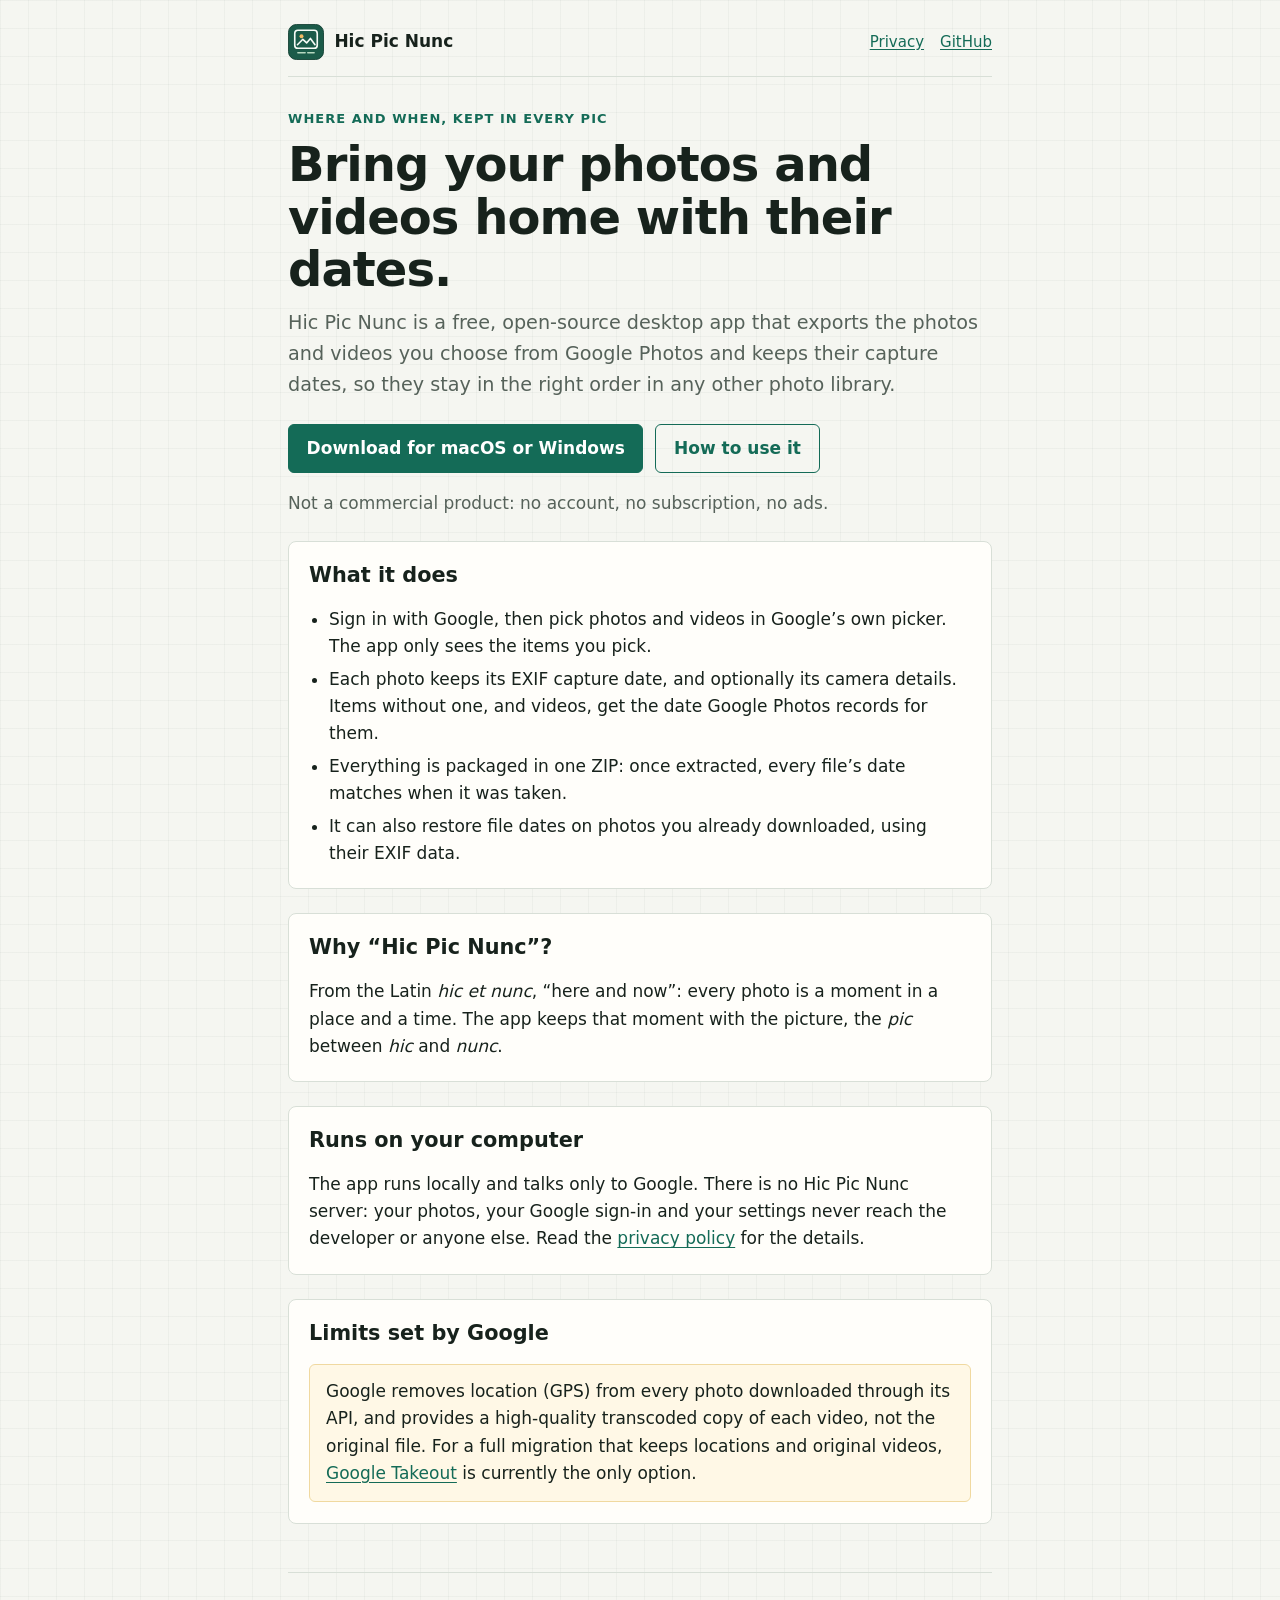
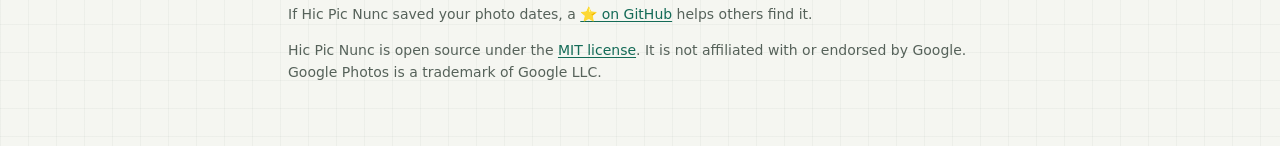
<file: site/index.html>
<!doctype html>
<html lang="en">
<head>
  <meta charset="utf-8">
  <meta name="viewport" content="width=device-width, initial-scale=1">
  <title>Hic Pic Nunc · Where and when, kept in every pic</title>
  <meta name="description" content="A free desktop app that exports photos and videos from Google Photos with their capture dates, running entirely on your computer.">
  <link rel="icon" href="favicon.svg" type="image/svg+xml">
  <link rel="stylesheet" href="styles.css">
</head>
<body>
  <div class="page">
    <header class="site-header">
      <a class="brand" href="./"><img src="favicon.svg" alt=""> Hic Pic Nunc</a>
      <nav class="site-nav" aria-label="Site">
        <a href="privacy.html">Privacy</a>
        <a href="https://github.com/NicoPietrusco/HicPicNunc">GitHub</a>
      </nav>
    </header>

    <main>
      <p class="eyebrow">Where and when, kept in every pic</p>
      <h1>Bring your photos and videos home with their dates.</h1>
      <p class="lead">Hic Pic Nunc is a free, open-source desktop app that exports the photos and videos you choose from Google Photos and keeps their capture dates, so they stay in the right order in any other photo library.</p>

      <div class="actions">
        <a class="btn btn-primary" href="https://github.com/NicoPietrusco/HicPicNunc/releases/latest">Download for macOS or Windows</a>
        <a class="btn" href="https://github.com/NicoPietrusco/HicPicNunc#use-the-app">How to use it</a>
      </div>
      <p class="muted">Not a commercial product: no account, no subscription, no ads.</p>

      <section class="card">
        <h2>What it does</h2>
        <ul>
          <li>Sign in with Google, then pick photos and videos in Google’s own picker. The app only sees the items you pick.</li>
          <li>Each photo keeps its EXIF capture date, and optionally its camera details. Items without one, and videos, get the date Google Photos records for them.</li>
          <li>Everything is packaged in one ZIP: once extracted, every file’s date matches when it was taken.</li>
          <li>It can also restore file dates on photos you already downloaded, using their EXIF data.</li>
        </ul>
      </section>

      <section class="card">
        <h2>Why “Hic Pic Nunc”?</h2>
        <p>From the Latin <em>hic et nunc</em>, “here and now”: every photo is a moment in a place and a time. The app keeps that moment with the picture, the <em>pic</em> between <em>hic</em> and <em>nunc</em>.</p>
      </section>

      <section class="card">
        <h2>Runs on your computer</h2>
        <p>The app runs locally and talks only to Google. There is no Hic Pic Nunc server: your photos, your Google sign-in and your settings never reach the developer or anyone else. Read the <a href="privacy.html">privacy policy</a> for the details.</p>
      </section>

      <section class="card">
        <h2>Limits set by Google</h2>
        <p class="note">Google removes location (GPS) from every photo downloaded through its API, and provides a high-quality transcoded copy of each video, not the original file. For a full migration that keeps locations and original videos, <a href="https://takeout.google.com/">Google Takeout</a> is currently the only option.</p>
      </section>
    </main>

    <footer class="site-footer">
      <p>If Hic Pic Nunc saved your photo dates, a <a href="https://github.com/NicoPietrusco/HicPicNunc">⭐ on GitHub</a> helps others find it.</p>
      <p>Hic Pic Nunc is open source under the <a href="https://github.com/NicoPietrusco/HicPicNunc/blob/main/LICENSE">MIT license</a>. It is not affiliated with or endorsed by Google. Google Photos is a trademark of Google LLC.</p>
    </footer>
  </div>
</body>
</html>
</file>
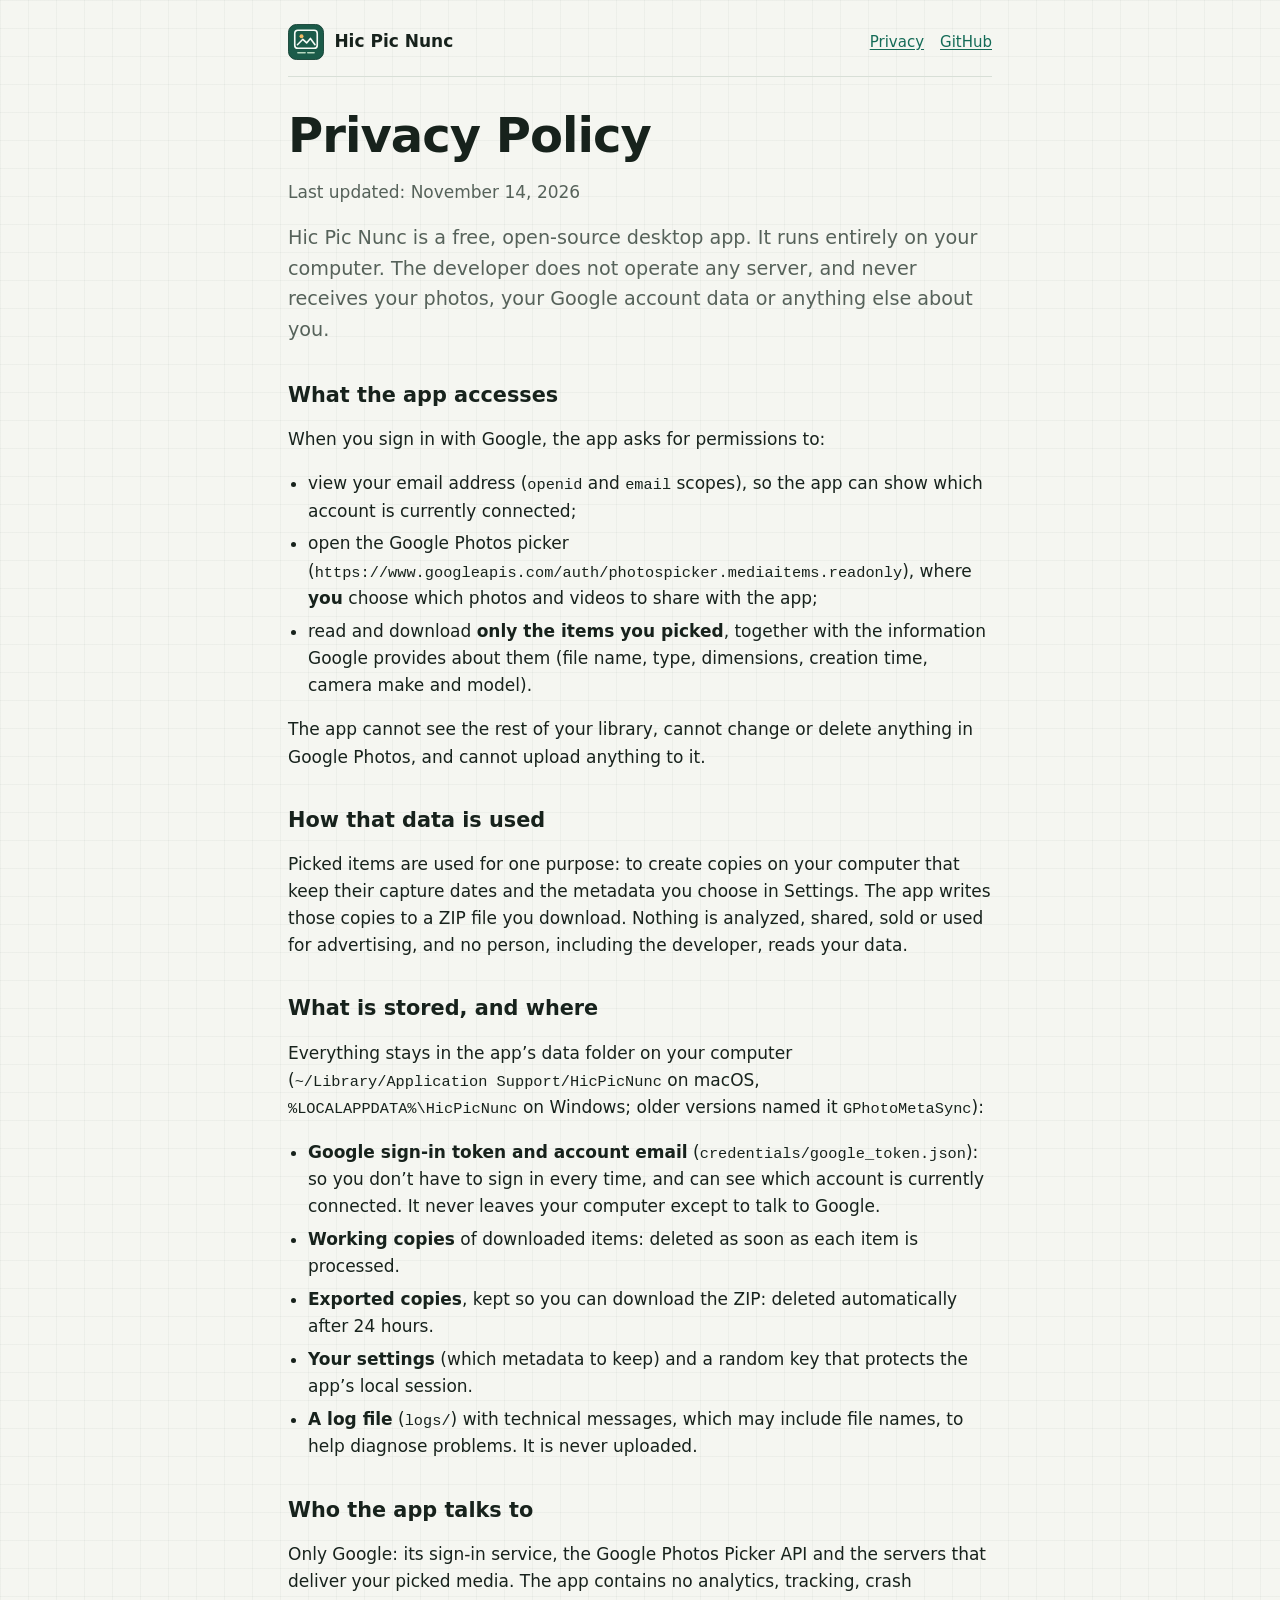
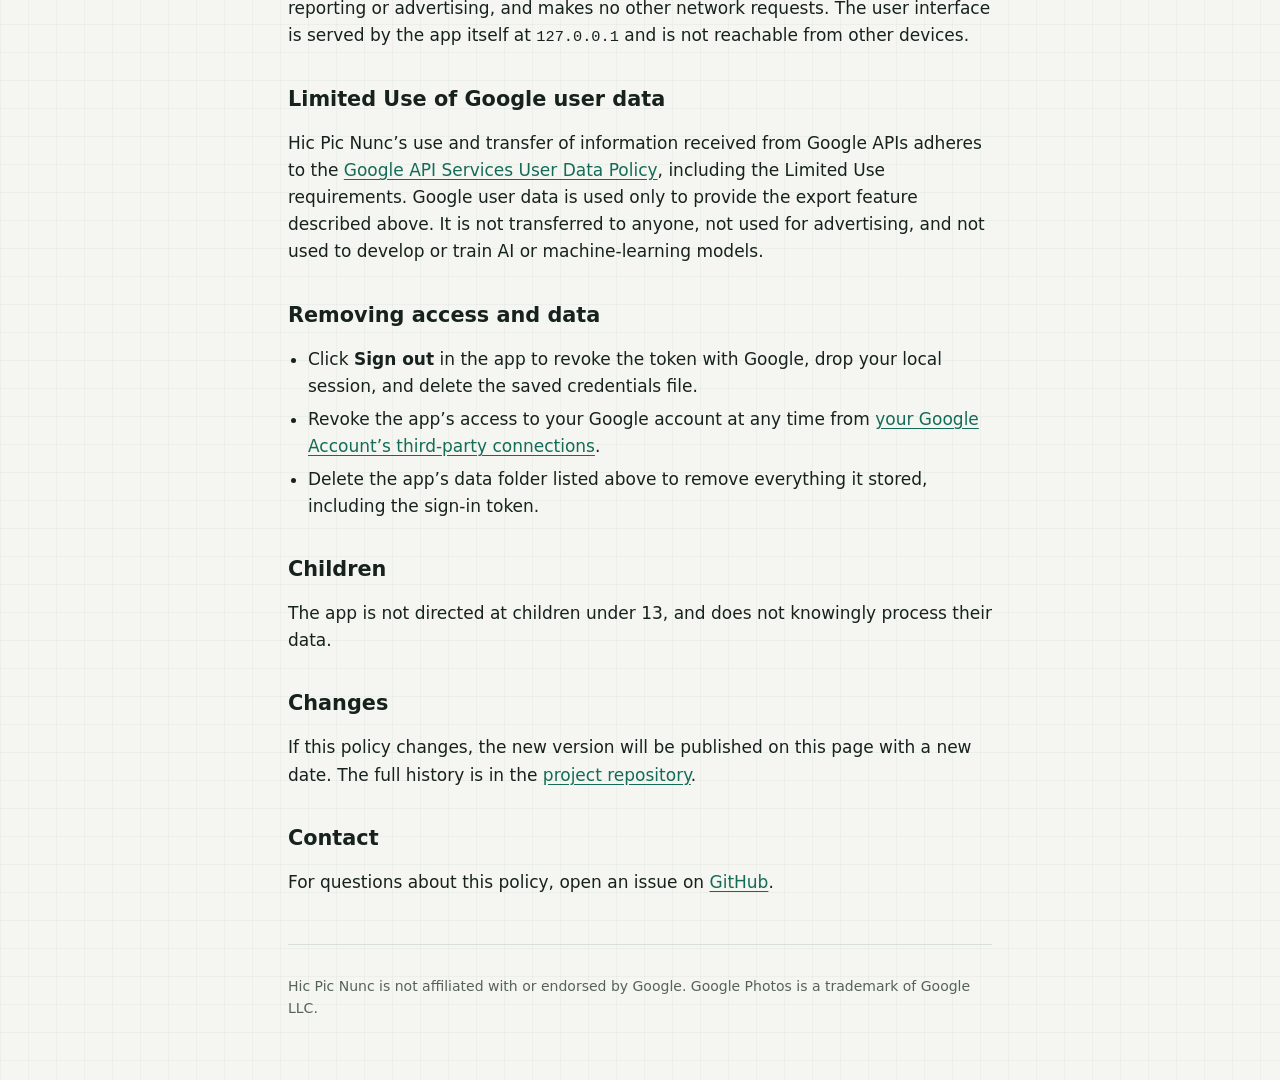
<file: site/privacy.html>
<!doctype html>
<html lang="en">
<head>
  <meta charset="utf-8">
  <meta name="viewport" content="width=device-width, initial-scale=1">
  <title>Privacy Policy · Hic Pic Nunc</title>
  <meta name="description" content="How Hic Pic Nunc handles your Google account and photos: everything stays on your computer.">
  <link rel="icon" href="favicon.svg" type="image/svg+xml">
  <link rel="stylesheet" href="styles.css">
</head>
<body>
  <div class="page">
    <header class="site-header">
      <a class="brand" href="./"><img src="favicon.svg" alt=""> Hic Pic Nunc</a>
      <nav class="site-nav" aria-label="Site">
        <a href="privacy.html" aria-current="page">Privacy</a>
        <a href="https://github.com/NicoPietrusco/HicPicNunc">GitHub</a>
      </nav>
    </header>

    <main>
      <h1>Privacy Policy</h1>
      <p class="muted">Last updated: November 14, 2026</p>

      <p class="lead">Hic Pic Nunc is a free, open-source desktop app. It runs entirely on your computer. The developer does not operate any server, and never receives your photos, your Google account data or anything else about you.</p>

      <h2>What the app accesses</h2>
      <p>When you sign in with Google, the app asks for permissions to:</p>
      <ul>
        <li>view your email address (<code>openid</code> and <code>email</code> scopes), so the app can show which account is currently connected;</li>
        <li>open the Google Photos picker (<code>https://www.googleapis.com/auth/photospicker.mediaitems.readonly</code>), where <strong>you</strong> choose which photos and videos to share with the app;</li>
        <li>read and download <strong>only the items you picked</strong>, together with the information Google provides about them (file name, type, dimensions, creation time, camera make and model).</li>
      </ul>
      <p>The app cannot see the rest of your library, cannot change or delete anything in Google Photos, and cannot upload anything to it.</p>

      <h2>How that data is used</h2>
      <p>Picked items are used for one purpose: to create copies on your computer that keep their capture dates and the metadata you choose in Settings. The app writes those copies to a ZIP file you download. Nothing is analyzed, shared, sold or used for advertising, and no person, including the developer, reads your data.</p>

      <h2>What is stored, and where</h2>
      <p>Everything stays in the app’s data folder on your computer (<code>~/Library/Application Support/HicPicNunc</code> on macOS, <code>%LOCALAPPDATA%\HicPicNunc</code> on Windows; older versions named it <code>GPhotoMetaSync</code>):</p>
      <ul>
        <li><strong>Google sign-in token and account email</strong> (<code>credentials/google_token.json</code>): so you don’t have to sign in every time, and can see which account is currently connected. It never leaves your computer except to talk to Google.</li>
        <li><strong>Working copies</strong> of downloaded items: deleted as soon as each item is processed.</li>
        <li><strong>Exported copies</strong>, kept so you can download the ZIP: deleted automatically after 24 hours.</li>
        <li><strong>Your settings</strong> (which metadata to keep) and a random key that protects the app’s local session.</li>
        <li><strong>A log file</strong> (<code>logs/</code>) with technical messages, which may include file names, to help diagnose problems. It is never uploaded.</li>
      </ul>

      <h2>Who the app talks to</h2>
      <p>Only Google: its sign-in service, the Google Photos Picker API and the servers that deliver your picked media. The app contains no analytics, tracking, crash reporting or advertising, and makes no other network requests. The user interface is served by the app itself at <code>127.0.0.1</code> and is not reachable from other devices.</p>

      <h2>Limited Use of Google user data</h2>
      <p>Hic Pic Nunc’s use and transfer of information received from Google APIs adheres to the <a href="https://developers.google.com/terms/api-services-user-data-policy">Google API Services User Data Policy</a>, including the Limited Use requirements. Google user data is used only to provide the export feature described above. It is not transferred to anyone, not used for advertising, and not used to develop or train AI or machine-learning models.</p>

      <h2>Removing access and data</h2>
      <ul>
        <li>Click <strong>Sign out</strong> in the app to revoke the token with Google, drop your local session, and delete the saved credentials file.</li>
        <li>Revoke the app’s access to your Google account at any time from <a href="https://myaccount.google.com/connections">your Google Account’s third-party connections</a>.</li>
        <li>Delete the app’s data folder listed above to remove everything it stored, including the sign-in token.</li>
      </ul>

      <h2>Children</h2>
      <p>The app is not directed at children under 13, and does not knowingly process their data.</p>

      <h2>Changes</h2>
      <p>If this policy changes, the new version will be published on this page with a new date. The full history is in the <a href="https://github.com/NicoPietrusco/HicPicNunc/commits/main/site/privacy.html">project repository</a>.</p>

      <h2>Contact</h2>
      <p>For questions about this policy, open an issue on <a href="https://github.com/NicoPietrusco/HicPicNunc/issues">GitHub</a>.</p>
    </main>

    <footer class="site-footer">
      <p>Hic Pic Nunc is not affiliated with or endorsed by Google. Google Photos is a trademark of Google LLC.</p>
    </footer>
  </div>
</body>
</html>
</file>
<file: site/styles.css>
/* Hic Pic Nunc — project site. Colors follow the app (web/static/css/app.css). */

:root {
  --bg: #f5f6f1;
  --surface: #fffefa;
  --text: #17221c;
  --text-muted: #56625a;
  --border: #d8dfd7;
  --primary: #146b57;
  --primary-hover: #0d5545;
  --primary-fg: #ffffff;
  --note-bg: #fff8e6;
  --note-border: #f0d9a0;
  --grid-line: rgba(24, 54, 39, 0.035);
  --font: "Avenir Next", Avenir, "Segoe UI", system-ui, sans-serif;
  color-scheme: light;
}

@media (prefers-color-scheme: dark) {
  :root {
    --bg: #111814;
    --surface: #18211c;
    --text: #e7eee9;
    --text-muted: #a6b3ab;
    --border: #2c3a32;
    --primary: #5fbf9f;
    --primary-hover: #7dd3b5;
    --primary-fg: #0c1a14;
    --note-bg: #2a2416;
    --note-border: #5c4c26;
    --grid-line: rgba(231, 238, 233, 0.03);
    color-scheme: dark;
  }
}

*,
*::before,
*::after {
  box-sizing: border-box;
}

body {
  margin: 0;
  font-family: var(--font);
  font-size: 1.0625rem;
  line-height: 1.6;
  color: var(--text);
  background-color: var(--bg);
  background-image:
    linear-gradient(var(--grid-line) 1px, transparent 1px),
    linear-gradient(90deg, var(--grid-line) 1px, transparent 1px);
  background-size: 28px 28px;
  -webkit-font-smoothing: antialiased;
}

.page {
  max-width: 46rem;
  margin: 0 auto;
  padding: 1.5rem 1rem 3rem;
}

a {
  color: var(--primary);
  text-underline-offset: 0.15em;
}

a:hover {
  color: var(--primary-hover);
}

:focus-visible {
  outline: 2px solid var(--primary);
  outline-offset: 2px;
}

.site-header {
  display: flex;
  align-items: center;
  justify-content: space-between;
  gap: 1rem;
  padding-bottom: 1rem;
  border-bottom: 1px solid var(--border);
}

.brand {
  display: inline-flex;
  align-items: center;
  gap: 0.65rem;
  color: var(--text);
  font-weight: 700;
  text-decoration: none;
}

.brand img {
  width: 2.25rem;
  height: 2.25rem;
}

.site-nav {
  display: flex;
  gap: 1rem;
  font-size: 0.9375rem;
}

main {
  padding-top: 2rem;
}

.eyebrow {
  margin: 0 0 0.5rem;
  font-size: 0.8125rem;
  font-weight: 700;
  letter-spacing: 0.08em;
  text-transform: uppercase;
  color: var(--primary);
}

h1 {
  margin: 0 0 0.75rem;
  font-size: clamp(2rem, 6vw, 3rem);
  line-height: 1.1;
  letter-spacing: -0.02em;
}

h2 {
  margin: 2.25rem 0 0.5rem;
  font-size: 1.3rem;
  line-height: 1.3;
}

.lead {
  margin: 0 0 1.5rem;
  font-size: 1.2rem;
  color: var(--text-muted);
}

.actions {
  display: flex;
  flex-wrap: wrap;
  gap: 0.75rem;
  margin: 1.5rem 0 0.5rem;
}

.btn {
  display: inline-flex;
  align-items: center;
  min-height: 2.75rem;
  padding: 0.6rem 1.1rem;
  border: 1px solid var(--primary);
  border-radius: 6px;
  font-weight: 700;
  text-decoration: none;
}

.btn-primary {
  background: var(--primary);
  color: var(--primary-fg);
}

.btn-primary:hover {
  background: var(--primary-hover);
  border-color: var(--primary-hover);
  color: var(--primary-fg);
}

.card {
  margin: 1.5rem 0;
  padding: 1.25rem 1.25rem 0.25rem;
  border: 1px solid var(--border);
  border-radius: 8px;
  background: var(--surface);
}

.card h2 {
  margin-top: 0;
}

.note {
  padding: 0.85rem 1rem;
  border: 1px solid var(--note-border);
  border-radius: 6px;
  background: var(--note-bg);
}

ul,
ol {
  padding-left: 1.25rem;
}

li + li {
  margin-top: 0.35rem;
}

code {
  font-family: ui-monospace, SFMono-Regular, Menlo, monospace;
  font-size: 0.9em;
  overflow-wrap: anywhere;
}

.muted {
  color: var(--text-muted);
}

.site-footer {
  margin-top: 3rem;
  padding-top: 1rem;
  border-top: 1px solid var(--border);
  font-size: 0.875rem;
  color: var(--text-muted);
}
</file>
